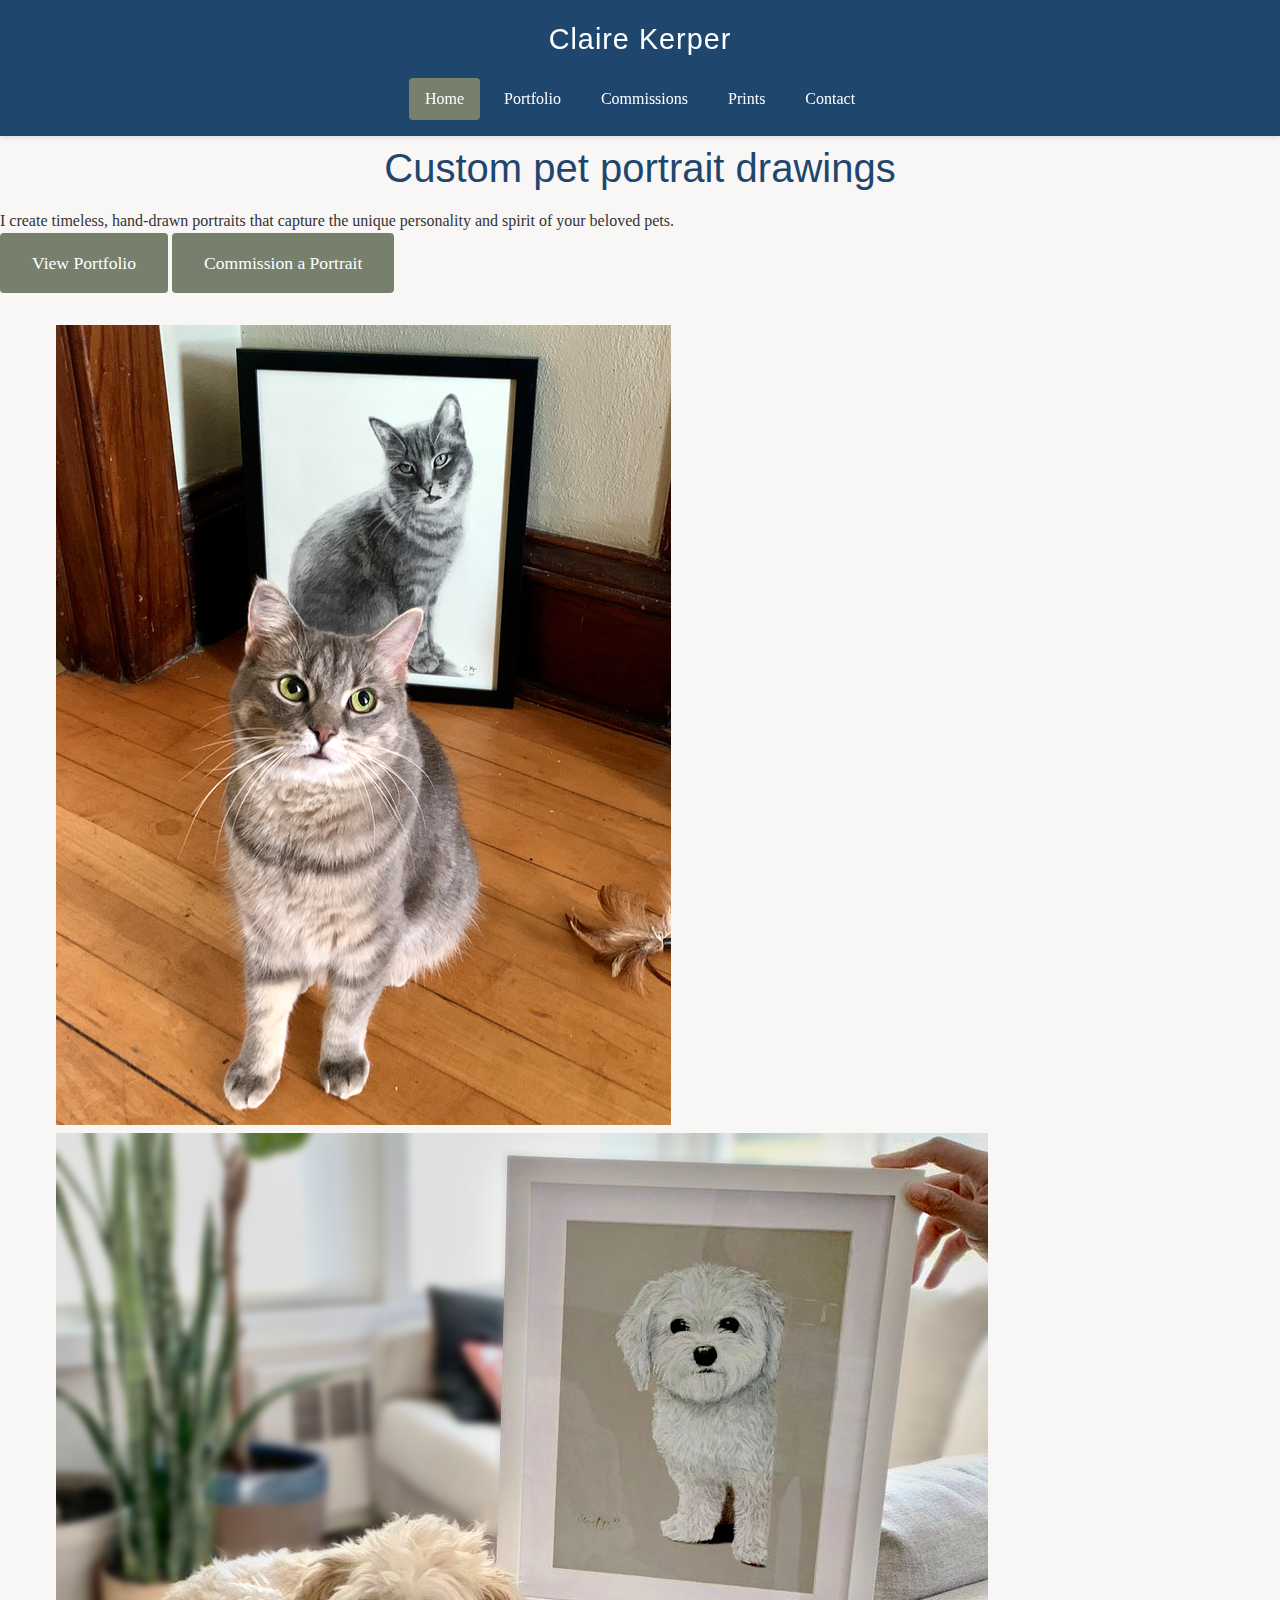
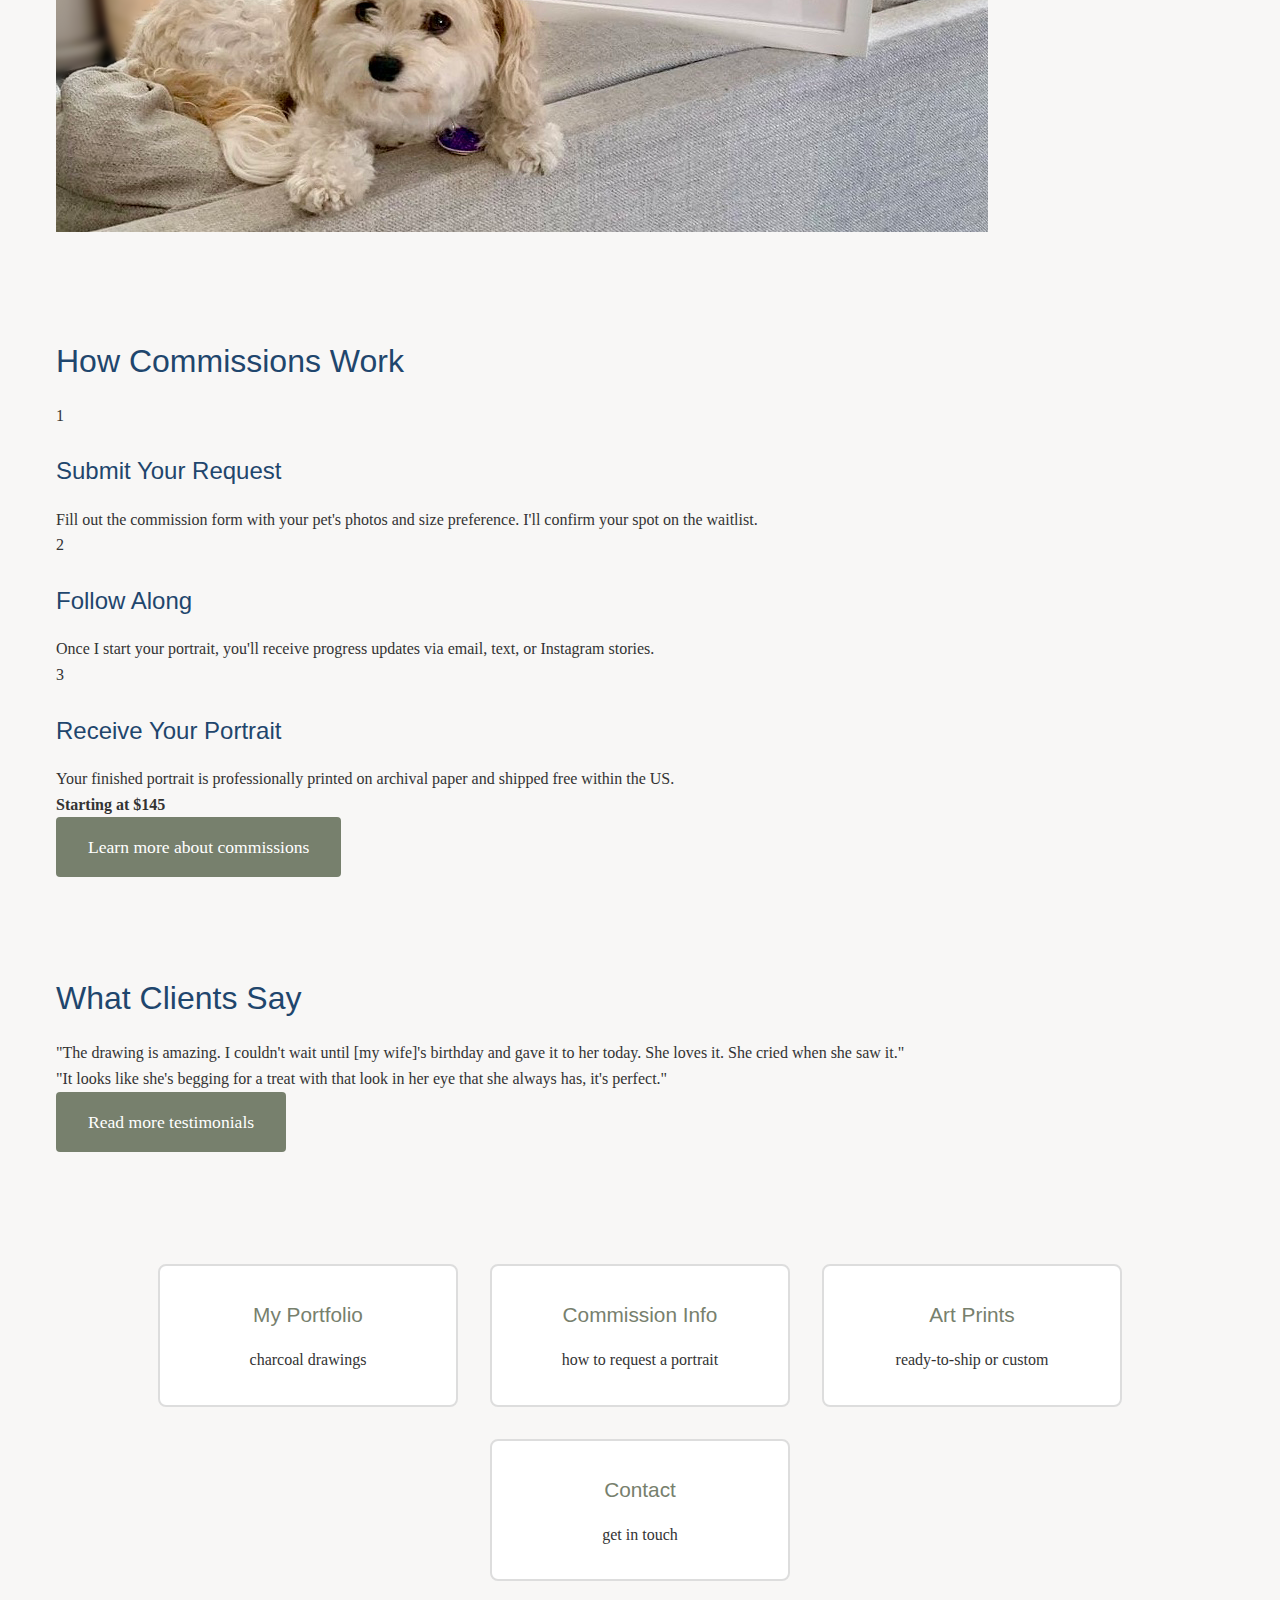
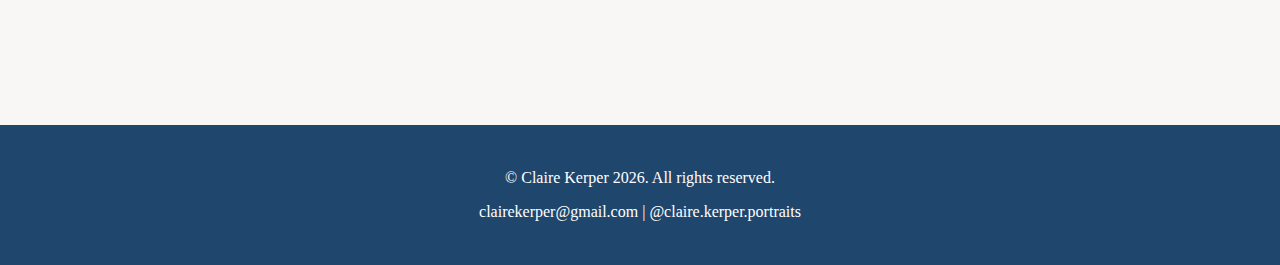
<file: index.html>
<!DOCTYPE html>
<html lang="en">
<head>
    <meta charset="UTF-8">
    <meta name="viewport" content="width=device-width, initial-scale=1.0">
    <title>Claire Kerper - Pet Portrait Artist</title>
    <meta name="description" content="Custom pet portraits in charcoal by Claire Kerper. Capturing your pet with love and attention to detail.">
    <link rel="icon" type="image/png" sizes="32x32" href="/favicon-32x32.png">
    <link rel="icon" type="image/png" sizes="192x192" href="/favicon-192x192.png">
    <link rel="icon" type="image/png" sizes="512x512" href="/favicon-512x512.png">
    <link rel="stylesheet" href="css/styles.css">
</head>
<body>
    <header>
        <h1 class="site-title"><a href="index.html">Claire Kerper</a></h1>
        <nav>
            <ul>
                <li><a href="index.html" class="active">Home</a></li>
                <li><a href="drawings.html">Portfolio</a></li>
                <li><a href="commissions.html">Commissions</a></li>
                <li><a href="prints.html">Prints</a></li>
                <li><a href="contact.html">Contact</a></li>
            </ul>
        </nav>
    </header>

    <main>
        <!-- Hero Section -->
        <section class="homepage-hero">
            <div class="hero-content">
                <h1>Custom pet portrait drawings</h1>
                <p class="hero-description">I create timeless, hand-drawn portraits that capture the unique personality and spirit of your beloved pets.</p>
                <div class="hero-cta">
                    <a href="drawings.html" class="btn">View Portfolio</a>
                    <a href="commissions.html" class="btn">Commission a Portrait</a>
                </div>
            </div>
        </section>

        <!-- Featured Work Section -->
        <section class="featured-work">
            <div class="container">
                <div class="featured-grid">
                    <div class="featured-item">
                        <img src="images/Suki-photo.png" alt="Suki the dog posing with her charcoal portrait">
                    </div>
                    <div class="featured-item">
                        <img src="images/Poppy-photo.png" alt="Poppy the dog posing with her charcoal portrait">
                    </div>
                </div>
            </div>
        </section>

        <!-- How It Works Section -->
        <section class="how-it-works">
            <div class="container">
                <h2>How Commissions Work</h2>
                <div class="process-overview">
                    <div class="process-card">
                        <div class="process-number">1</div>
                        <h3>Submit Your Request</h3>
                        <p>Fill out the commission form with your pet's photos and size preference. I'll confirm your spot on the waitlist.</p>
                    </div>
                    <div class="process-card">
                        <div class="process-number">2</div>
                        <h3>Follow Along</h3>
                        <p>Once I start your portrait, you'll receive progress updates via email, text, or Instagram stories.</p>
                    </div>
                    <div class="process-card">
                        <div class="process-number">3</div>
                        <h3>Receive Your Portrait</h3>
                        <p>Your finished portrait is professionally printed on archival paper and shipped free within the US.</p>
                    </div>
                </div>
                <div class="pricing-preview">
                    <p><strong>Starting at $145</strong></p>
                </div>
                <div class="section-link">
                    <a href="commissions.html" class="btn btn-outline">Learn more about commissions</a>
                </div>
            </div>
        </section>

        <!-- Testimonials Section -->
        <section class="testimonials-preview">
            <div class="container">
                <h2>What Clients Say</h2>
                <div class="testimonials-row">
                    <blockquote class="testimonial-card">
                        <p>"The drawing is amazing. I couldn't wait until [my wife]'s birthday and gave it to her today. She loves it. She cried when she saw it."</p>
                    </blockquote>
                    <blockquote class="testimonial-card">
                        <p>"It looks like she's begging for a treat with that look in her eye that she always has, it's perfect."</p>
                    </blockquote>
                </div>
                <div class="section-link">
                    <a href="testimonials.html" class="btn btn-outline">Read more testimonials</a>
                </div>
            </div>
        </section>

        <!-- Quick Links Section -->
        <section class="quick-links">
            <div class="container">
                <div class="main-links">
                    <a href="drawings.html" class="link-card">
                        <h2>My Portfolio</h2>
                        <p>charcoal drawings</p>
                    </a>
                    <a href="commissions.html" class="link-card">
                        <h2>Commission Info</h2>
                        <p>how to request a portrait</p>
                    </a>
                    <a href="prints.html" class="link-card">
                        <h2>Art Prints</h2>
                        <p>ready-to-ship or custom</p>
                    </a>
                    <a href="contact.html" class="link-card">
                        <h2>Contact</h2>
                        <p>get in touch</p>
                    </a>
                </div>
            </div>
        </section>
    </main>

    <footer>
        <p>&copy; Claire Kerper <span id="current-year">2026</span>. All rights reserved.</p>
        <p>
            <a href="mailto:clairekerper@gmail.com">clairekerper@gmail.com</a> |
            <a href="https://instagram.com/claire.kerper.portraits" target="_blank" rel="noopener">@claire.kerper.portraits</a>
        </p>
    </footer>
    <script>
        document.getElementById('current-year').textContent = new Date().getFullYear();
    </script>
</body>
</html>
</file>
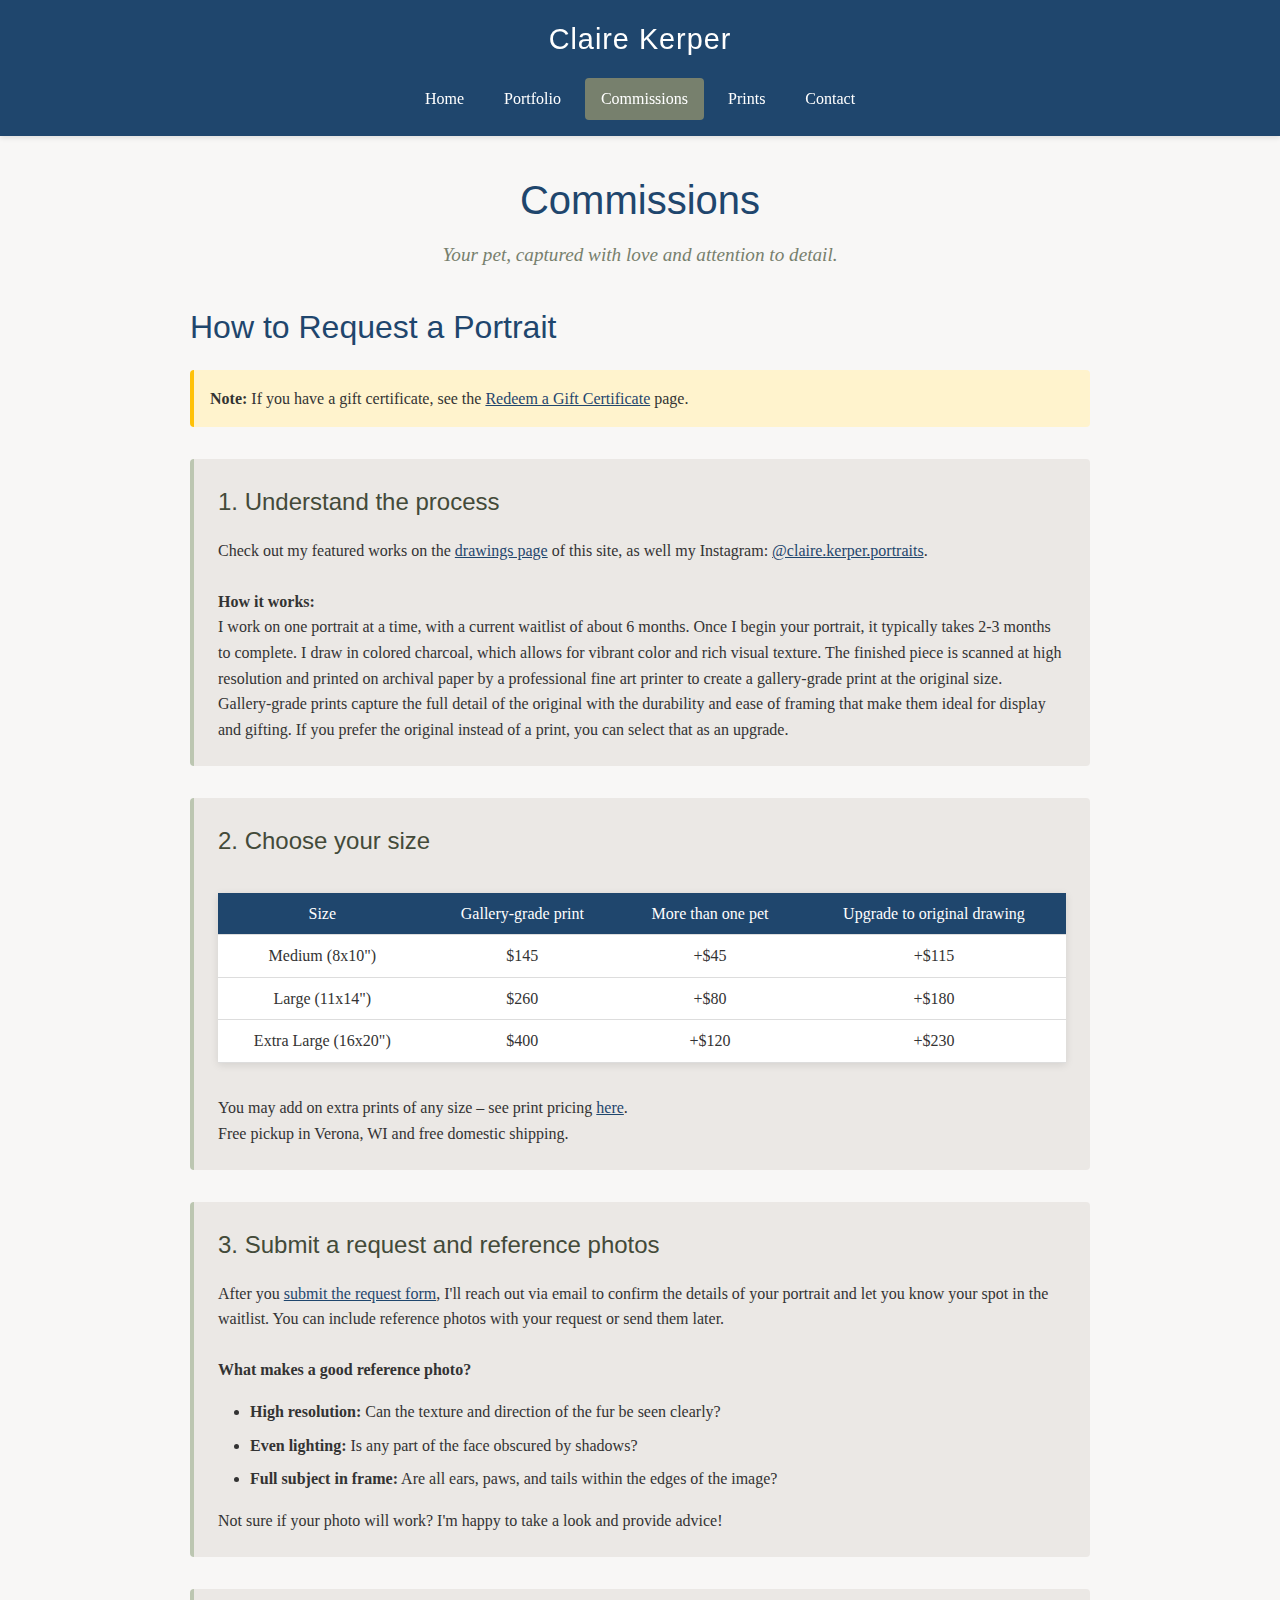
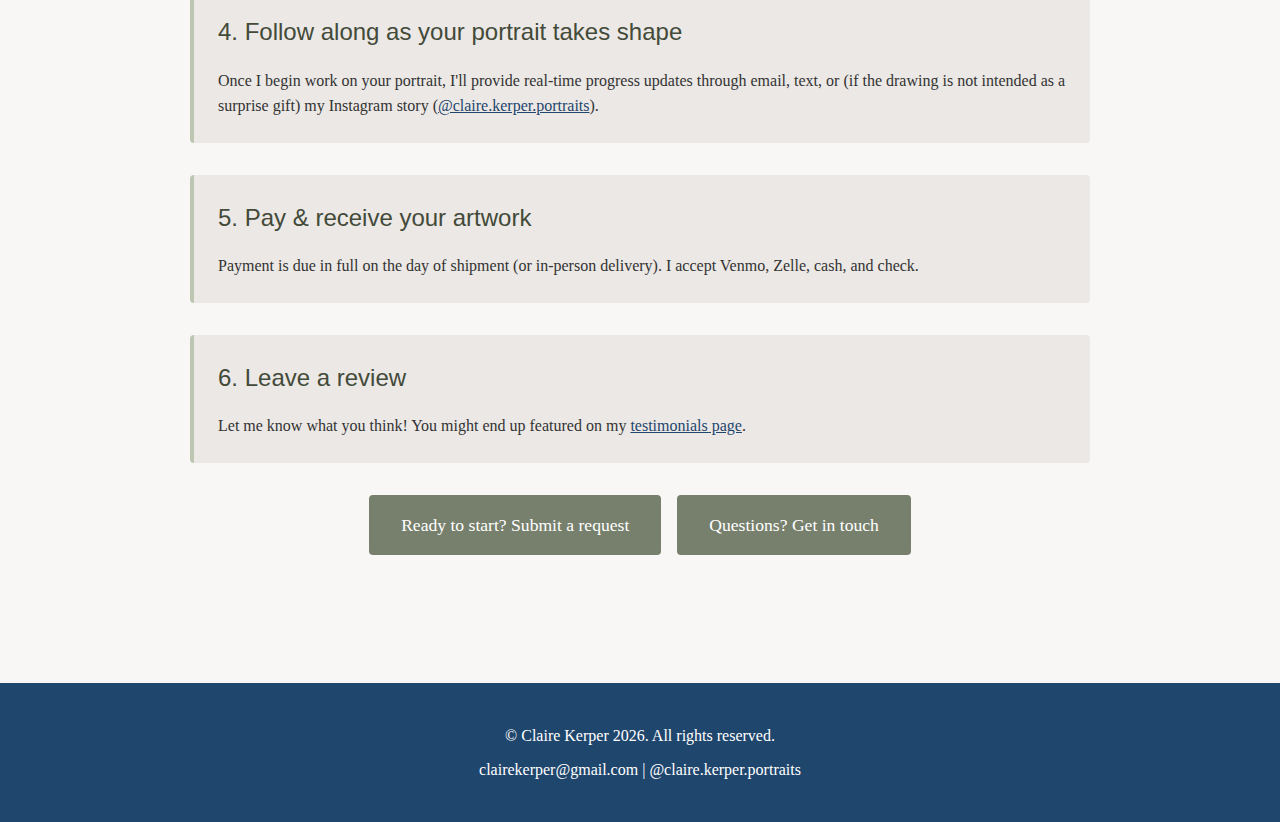
<file: commissions.html>
<!DOCTYPE html>
<html lang="en">
<head>
    <meta charset="UTF-8">
    <meta name="viewport" content="width=device-width, initial-scale=1.0">
    <title>Commissions - Claire Kerper</title>
    <meta name="description" content="Commission a custom pet portrait from Claire Kerper. Learn about pricing, process, and how to get started.">
    <link rel="icon" type="image/png" sizes="32x32" href="/favicon-32x32.png">
    <link rel="icon" type="image/png" sizes="192x192" href="/favicon-192x192.png">
    <link rel="icon" type="image/png" sizes="512x512" href="/favicon-512x512.png">
    <link rel="stylesheet" href="css/styles.css">
</head>
<body>
    <header>
        <h1 class="site-title"><a href="index.html">Claire Kerper</a></h1>
        <nav>
            <ul>
                <li><a href="index.html">Home</a></li>
                <li><a href="drawings.html">Portfolio</a></li>
                <li><a href="commissions.html" class="active">Commissions</a></li>
                <li><a href="prints.html">Prints</a></li>
                <li><a href="contact.html">Contact</a></li>
            </ul>
        </nav>
    </header>

    <main>
        <div class="container">
            <div class="content">
                <h1>Commissions</h1>
                <p class="tagline">Your pet, captured with love and attention to detail.</p>

                <h2>How to Request a Portrait</h2>

                <div class="note">
                    <strong>Note:</strong> If you have a gift certificate, see the <a href="redeem.html">Redeem a Gift Certificate</a> page.
                </div>

                <div class="process-step">
                    <h3>1. Understand the process</h3>
                    <p>Check out my featured works on the <a href="drawings.html">drawings page</a> of this site, as well my Instagram: <a href="https://instagram.com/claire.kerper.portraits" target="_blank" rel="noopener">@claire.kerper.portraits</a>.</p>
                    <br>
                    <p><strong>How it works:</strong><br>I work on one portrait at a time, with a current waitlist of about 6 months. Once I begin your portrait, it typically takes 2-3 months to complete. I draw in colored charcoal, which allows for vibrant color and rich visual texture. The finished piece is scanned at high resolution and printed on archival paper by a professional fine art printer to create a gallery-grade print at the original size.</p>
                    <p>Gallery-grade prints capture the full detail of the original with the durability and ease of framing that make them ideal for display and gifting. If you prefer the original instead of a print, you can select that as an upgrade.</p>
                </div>

                <div class="process-step">
                    <h3>2. Choose your size</h3>

                    <table class="pricing-table commissions-pricing-table">
                        <thead>
                            <tr>
                                <th>Size</th>
                                <th>Gallery-grade print</th>
                                <th>More than one pet</th>
                                <th>Upgrade to original drawing</th>
                            </tr>
                        </thead>
                        <tbody>
                            <tr>
                                <td>Medium (8x10")</td>
                                <td>$145</td>
                                <td>+$45</td>
                                <td>+$115</td>
                            </tr>
                            <tr>
                                <td>Large (11x14")</td>
                                <td>$260</td>
                                <td>+$80</td>
                                <td>+$180</td>
                            </tr>
                            <tr>
                                <td>Extra Large (16x20")</td>
                                <td>$400</td>
                                <td>+$120</td>
                                <td>+$230</td>
                            </tr>
                        </tbody>
                    </table>

                    <p style="margin-top: 1rem;">You may add on extra prints of any size – see print pricing <a href="prints.html">here</a>.<br>Free pickup in Verona, WI and free domestic shipping.</p>
                </div>

                <div class="process-step">
                    <h3>3. Submit a request and reference photos</h3>
                    <p>After you <a href="https://docs.google.com/forms/d/e/1FAIpQLSf9rCGkDa13prc_sBClldx_yE9RTcrnB6XWCgqoj0YWa2QXUA/viewform?usp=header" target="_blank" rel="noopener">submit the request form</a>, I'll reach out via email to confirm the details of your portrait and let you know your spot in the waitlist. You can include reference photos with your request or send them later.</p>
                    <br>
                    <p><strong>What makes a good reference photo?</strong></p>
                    <ul>
                        <li><strong>High resolution:</strong> Can the texture and direction of the fur be seen clearly?</li>
                        <li><strong>Even lighting:</strong> Is any part of the face obscured by shadows?</li>
                        <li><strong>Full subject in frame:</strong> Are all ears, paws, and tails within the edges of the image?</li>
                    </ul>
                    <p>Not sure if your photo will work? I'm happy to take a look and provide advice!</p>
                </div>

                <div class="process-step">
                    <h3>4. Follow along as your portrait takes shape</h3>
                    <p>Once I begin work on your portrait, I'll provide real-time progress updates through email, text, or (if the drawing is not intended as a surprise gift) my Instagram story (<a href="https://instagram.com/claire.kerper.portraits" target="_blank" rel="noopener">@claire.kerper.portraits</a>).</p>
                </div>

                <div class="process-step">
                    <h3>5. Pay & receive your artwork</h3>
                    <p>Payment is due in full on the day of shipment (or in-person delivery). I accept Venmo, Zelle, cash, and check.</p>
                </div>

                <div class="process-step">
                    <h3>6. Leave a review</h3>
                    <p>Let me know what you think! You might end up featured on my <a href="testimonials.html">testimonials page</a>.</p>
                </div>

                <div class="cta-container">
                    <a href="https://docs.google.com/forms/d/e/1FAIpQLSf9rCGkDa13prc_sBClldx_yE9RTcrnB6XWCgqoj0YWa2QXUA/viewform?usp=header" target="_blank" rel="noopener" class="btn">Ready to start? Submit a request</a>
                    <a href="contact.html" class="btn btn-secondary">Questions? Get in touch</a>
                </div>
            </div>
        </div>
    </main>

    <footer>
        <p>&copy; Claire Kerper <span id="current-year">2026</span>. All rights reserved.</p>
        <p>
            <a href="mailto:clairekerper@gmail.com">clairekerper@gmail.com</a> |
            <a href="https://instagram.com/claire.kerper.portraits" target="_blank" rel="noopener">@claire.kerper.portraits</a>
        </p>
    </footer>
    <script>
        document.getElementById('current-year').textContent = new Date().getFullYear();
    </script>
</body>
</html>
</file>
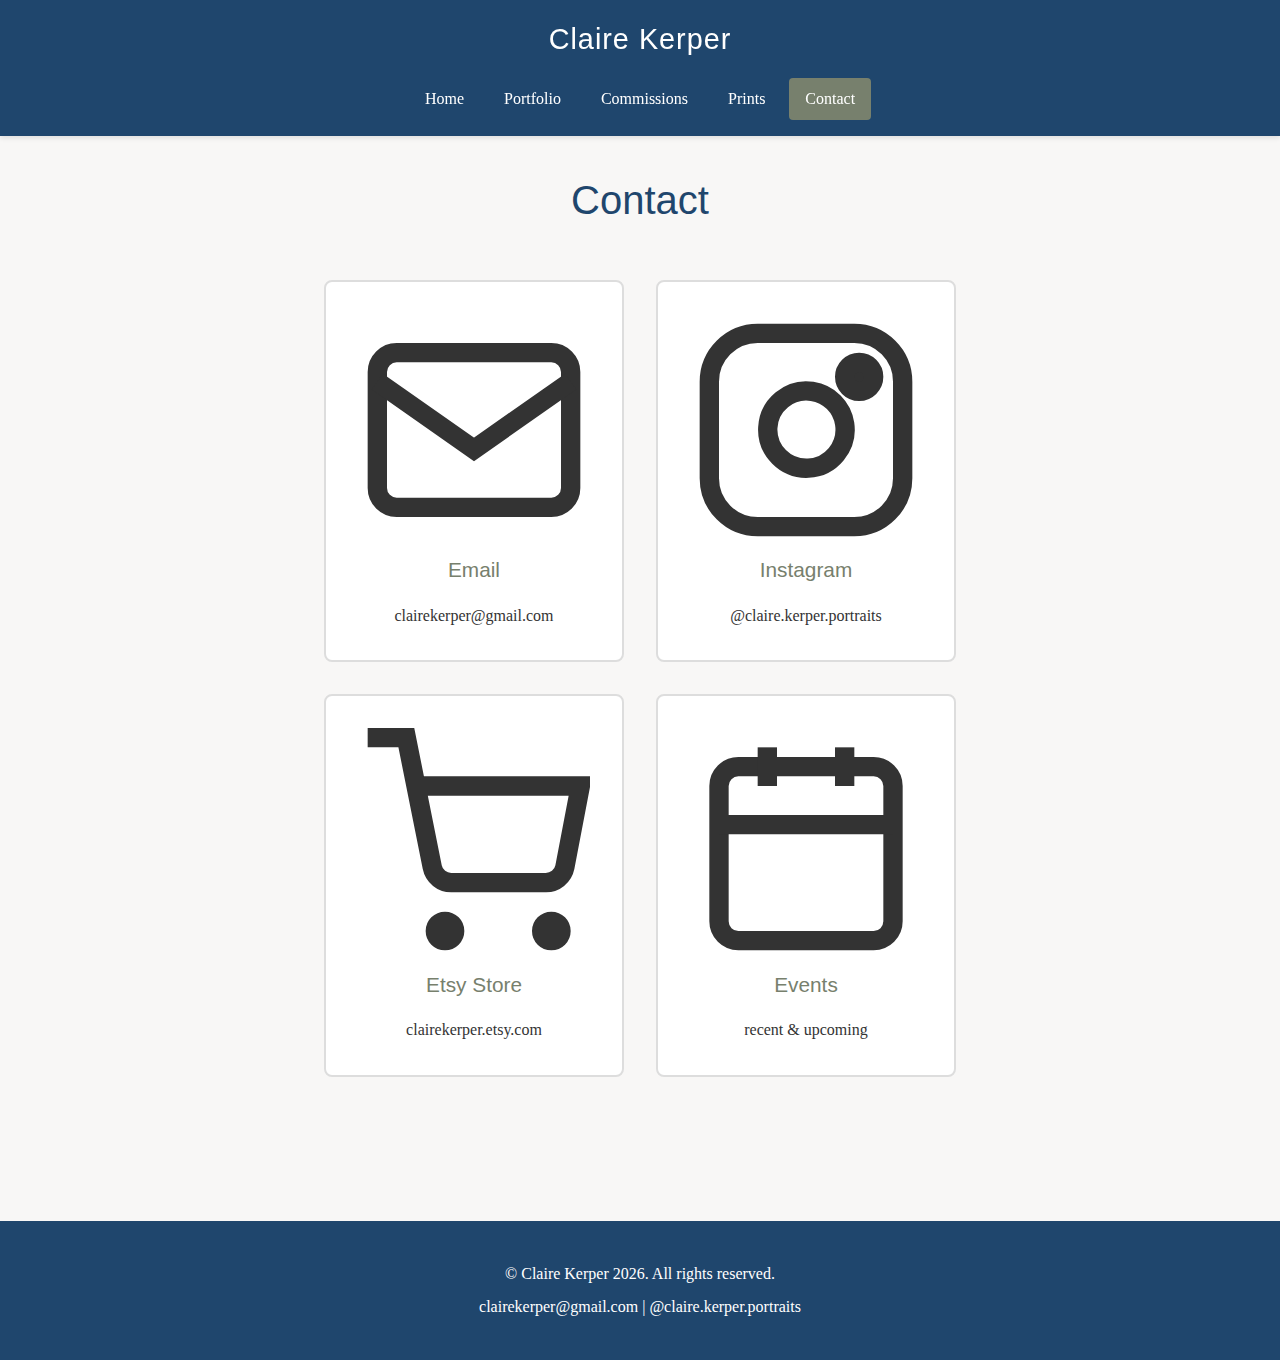
<file: contact.html>
<!DOCTYPE html>
<html lang="en">
<head>
    <meta charset="UTF-8">
    <meta name="viewport" content="width=device-width, initial-scale=1.0">
    <title>Contact - Claire Kerper</title>
    <meta name="description" content="Get in touch with Claire Kerper to commission a pet portrait or ask questions.">
    <link rel="icon" type="image/png" sizes="32x32" href="/favicon-32x32.png">
    <link rel="icon" type="image/png" sizes="192x192" href="/favicon-192x192.png">
    <link rel="icon" type="image/png" sizes="512x512" href="/favicon-512x512.png">
    <link rel="stylesheet" href="css/styles.css">
</head>
<body>
    <header>
        <h1 class="site-title"><a href="index.html">Claire Kerper</a></h1>
        <nav>
            <ul>
                <li><a href="index.html">Home</a></li>
                <li><a href="drawings.html">Portfolio</a></li>
                <li><a href="commissions.html">Commissions</a></li>
                <li><a href="prints.html">Prints</a></li>
                <li><a href="contact.html" class="active">Contact</a></li>
            </ul>
        </nav>
    </header>

    <main>
        <div class="container">
            <div class="content">
                <h1>Contact</h1>

                <div class="contact-info">
                    <a href="mailto:clairekerper@gmail.com" class="link-card">
                        <svg class="contact-icon" xmlns="http://www.w3.org/2000/svg" viewBox="0 0 24 24" fill="none" stroke="currentColor" stroke-width="2">
                            <rect x="2" y="4" width="20" height="16" rx="2"/>
                            <path d="M22 7l-10 7L2 7"/>
                        </svg>
                        <div class="contact-text">
                            <h2>Email</h2>
                            <p>clairekerper@gmail.com</p>
                        </div>
                    </a>

                    <a href="https://instagram.com/claire.kerper.portraits" target="_blank" rel="noopener" class="link-card">
                        <svg class="contact-icon" xmlns="http://www.w3.org/2000/svg" viewBox="0 0 24 24" fill="none" stroke="currentColor" stroke-width="2">
                            <rect x="2" y="2" width="20" height="20" rx="5" ry="5"/>
                            <path d="M16 11.37A4 4 0 1 1 12.63 8 4 4 0 0 1 16 11.37z"/>
                            <circle cx="17.5" cy="6.5" r="1.5" fill="currentColor"/>
                        </svg>
                        <div class="contact-text">
                            <h2>Instagram</h2>
                            <p>@claire.kerper.portraits</p>
                        </div>
                    </a>

                    <a href="https://clairekerper.etsy.com" target="_blank" rel="noopener" class="link-card">
                        <svg class="contact-icon" xmlns="http://www.w3.org/2000/svg" viewBox="0 0 24 24" fill="none" stroke="currentColor" stroke-width="2">
                            <circle cx="9" cy="21" r="1" fill="currentColor"/>
                            <circle cx="20" cy="21" r="1" fill="currentColor"/>
                            <path d="M1 1h4l2.68 13.39a2 2 0 0 0 2 1.61h9.72a2 2 0 0 0 2-1.61L23 6H6"/>
                        </svg>
                        <div class="contact-text">
                            <h2>Etsy Store</h2>
                            <p>clairekerper.etsy.com</p>
                        </div>
                    </a>

                    <a href="events.html" class="link-card">
                        <svg class="contact-icon" xmlns="http://www.w3.org/2000/svg" viewBox="0 0 24 24" fill="none" stroke="currentColor" stroke-width="2">
                            <rect x="3" y="4" width="18" height="18" rx="2" ry="2"/>
                            <line x1="16" y1="2" x2="16" y2="6"/>
                            <line x1="8" y1="2" x2="8" y2="6"/>
                            <line x1="3" y1="10" x2="21" y2="10"/>
                        </svg>
                        <div class="contact-text">
                            <h2>Events</h2>
                            <p>recent & upcoming</p>
                        </div>
                    </a>
                </div>

                <!-- Hidden until decided if needed
                <div style="text-align: center; margin: 3rem 0;">
                    <h2 style="margin-bottom: 2rem;">Get Started</h2>
                    <div class="cta-container">
                        <a href="events.html" class="btn">View Recent and Upcoming Events</a>
                        <a href="https://docs.google.com/forms/d/e/1FAIpQLSf9rCGkDa13prc_sBClldx_yE9RTcrnB6XWCgqoj0YWa2QXUA/viewform?usp=header" target="_blank" rel="noopener" class="btn btn-secondary">Join My Waitlist: Submit a Request</a>
                    </div>
                </div>

                <div style="background-color: var(--light-gray); padding: 2rem; border-radius: 8px; margin-top: 3rem;">
                    <h3 style="margin-top: 0;">Ready to Commission a Portrait?</h3>
                    <p>I'd love to create a custom portrait of your beloved pet! Here's what to include in your initial message:</p>
                    <ul>
                        <li>Your pet's name</li>
                        <li>Preferred size (8x10", 11x14", or 16x20")</li>
                        <li>Whether you'd like the original drawing or a gallery-grade print</li>
                        <li>Any questions you have about the process</li>
                    </ul>
                    <p>You can attach reference photos to your email, or send them later after we connect.</p>
                </div>
                -->
            </div>
        </div>
    </main>

    <footer>
        <p>&copy; Claire Kerper <span id="current-year">2026</span>. All rights reserved.</p>
        <p>
            <a href="mailto:clairekerper@gmail.com">clairekerper@gmail.com</a> |
            <a href="https://instagram.com/claire.kerper.portraits" target="_blank" rel="noopener">@claire.kerper.portraits</a>
        </p>
    </footer>
    <script>
        document.getElementById('current-year').textContent = new Date().getFullYear();
    </script>
</body>
</html>
</file>
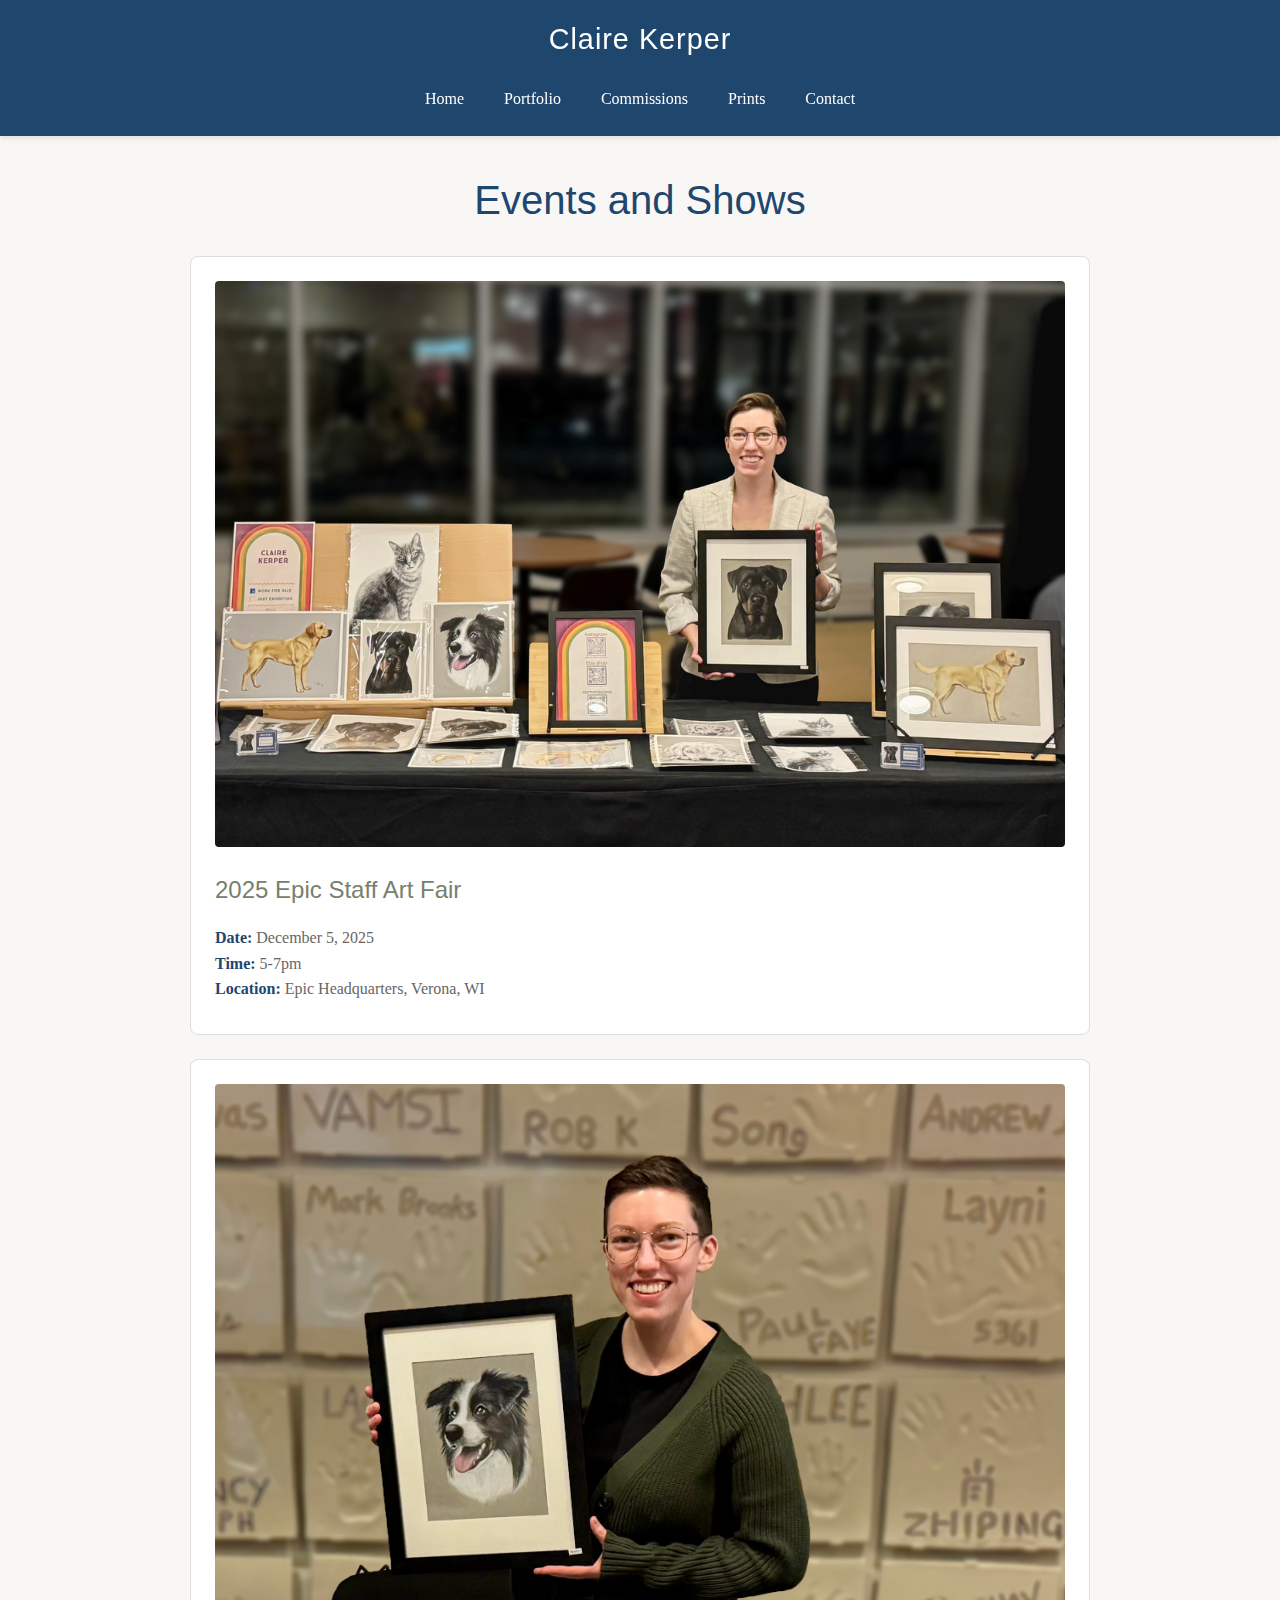
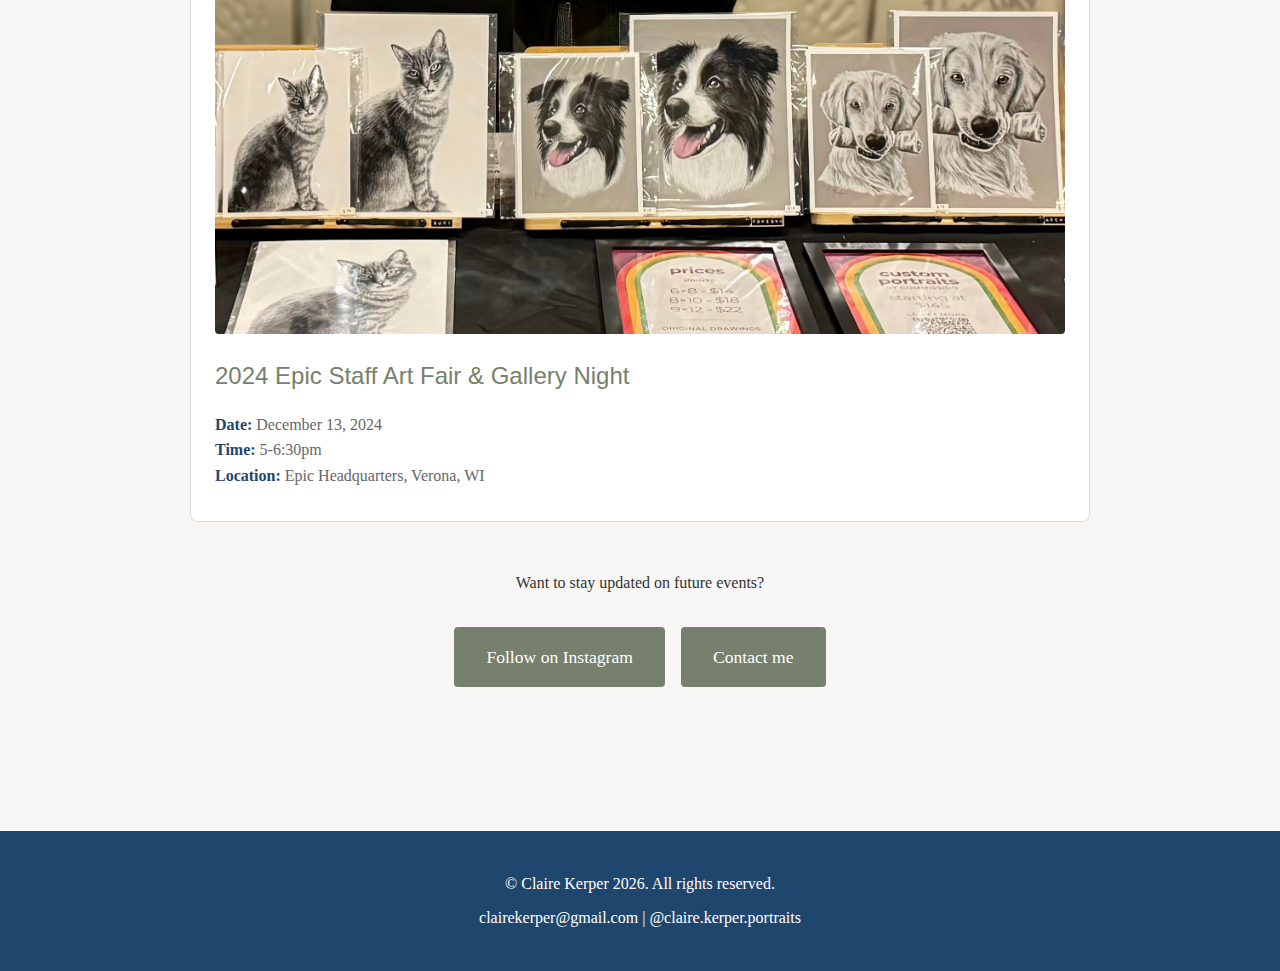
<file: events.html>
<!DOCTYPE html>
<html lang="en">
<head>
    <meta charset="UTF-8">
    <meta name="viewport" content="width=device-width, initial-scale=1.0">
    <title>Events - Claire Kerper</title>
    <meta name="description" content="View recent and upcoming events and shows featuring Claire Kerper's pet portrait artwork.">
    <link rel="icon" type="image/png" sizes="32x32" href="/favicon-32x32.png">
    <link rel="icon" type="image/png" sizes="192x192" href="/favicon-192x192.png">
    <link rel="icon" type="image/png" sizes="512x512" href="/favicon-512x512.png">
    <link rel="stylesheet" href="css/styles.css">
</head>
<body>
    <header>
        <h1 class="site-title"><a href="index.html">Claire Kerper</a></h1>
        <nav>
            <ul>
                <li><a href="index.html">Home</a></li>
                <li><a href="drawings.html">Portfolio</a></li>
                <li><a href="commissions.html">Commissions</a></li>
                <li><a href="prints.html">Prints</a></li>
                <li><a href="contact.html">Contact</a></li>
            </ul>
        </nav>
    </header>

    <main>
        <div class="container">
            <div class="content">
                <h1>Events and Shows</h1>

                <div class="event">
                    <img src="images/2025 art fair.png" alt="2025 Epic Staff Art Fair" style="width: 100%; height: auto; border-radius: 4px; margin-bottom: 1rem;">
                    <h3>2025 Epic Staff Art Fair</h3>
                    <p class="event-details">
                        <strong>Date:</strong> December 5, 2025<br>
                        <strong>Time:</strong> 5-7pm<br>
                        <strong>Location:</strong> Epic Headquarters, Verona, WI
                    </p>
                </div>

                <div class="event">
                    <img src="images/2024 art fair.jpg" alt="2024 Epic Staff Art Fair & Gallery Night" style="width: 100%; height: auto; border-radius: 4px; margin-bottom: 1rem;">
                    <h3>2024 Epic Staff Art Fair & Gallery Night</h3>
                    <p class="event-details">
                        <strong>Date:</strong> December 13, 2024<br>
                        <strong>Time:</strong> 5-6:30pm<br>
                        <strong>Location:</strong> Epic Headquarters, Verona, WI
                    </p>
                </div>

                <div style="text-align: center; margin: 3rem 0;">
                    <p style="margin-bottom: 2rem;">Want to stay updated on future events?</p>
                    <div class="cta-container">
                        <a href="https://instagram.com/claire.kerper.portraits" target="_blank" rel="noopener" class="btn">Follow on Instagram</a>
                        <a href="contact.html" class="btn btn-secondary">Contact me</a>
                    </div>
                </div>
            </div>
        </div>
    </main>

    <footer>
        <p>&copy; Claire Kerper <span id="current-year">2026</span>. All rights reserved.</p>
        <p>
            <a href="mailto:clairekerper@gmail.com">clairekerper@gmail.com</a> |
            <a href="https://instagram.com/claire.kerper.portraits" target="_blank" rel="noopener">@claire.kerper.portraits</a>
        </p>
    </footer>
    <script>
        document.getElementById('current-year').textContent = new Date().getFullYear();
    </script>
</body>
</html>
</file>
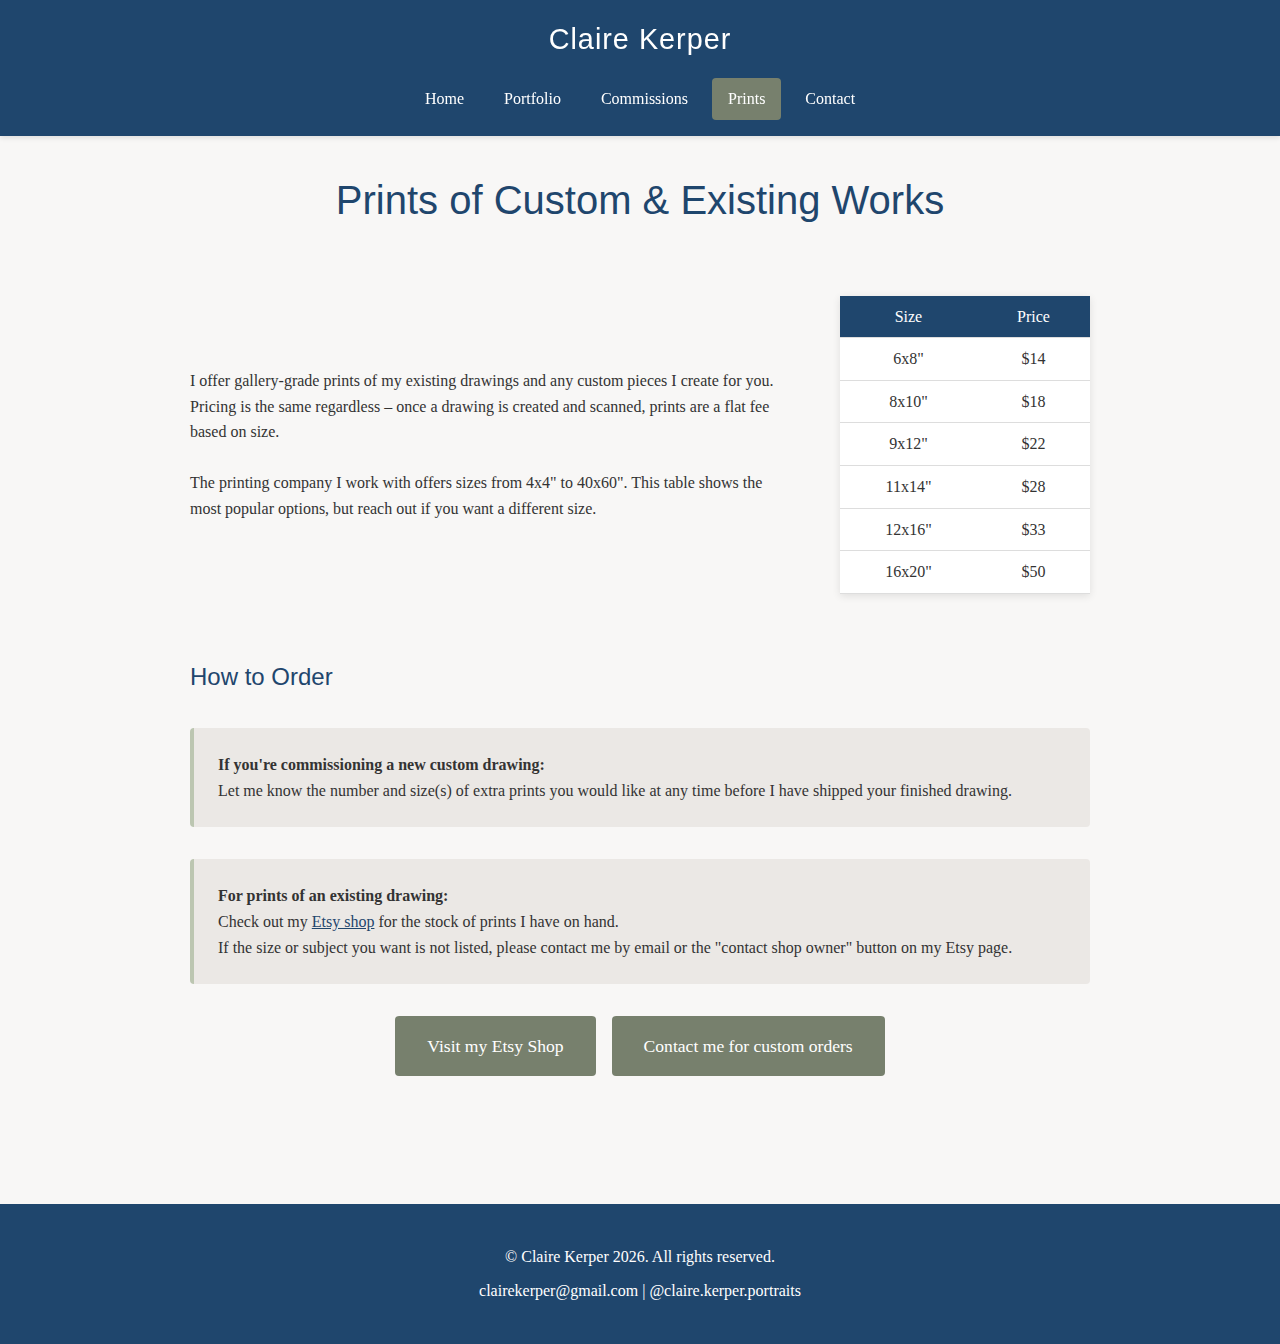
<file: prints.html>
<!DOCTYPE html>
<html lang="en">
<head>
    <meta charset="UTF-8">
    <meta name="viewport" content="width=device-width, initial-scale=1.0">
    <title>Prints - Claire Kerper</title>
    <meta name="description" content="Order gallery-grade prints of Claire Kerper's custom and existing pet portrait artwork.">
    <link rel="icon" type="image/png" sizes="32x32" href="/favicon-32x32.png">
    <link rel="icon" type="image/png" sizes="192x192" href="/favicon-192x192.png">
    <link rel="icon" type="image/png" sizes="512x512" href="/favicon-512x512.png">
    <link rel="stylesheet" href="css/styles.css">
</head>
<body>
    <header>
        <h1 class="site-title"><a href="index.html">Claire Kerper</a></h1>
        <nav>
            <ul>
                <li><a href="index.html">Home</a></li>
                <li><a href="drawings.html">Portfolio</a></li>
                <li><a href="commissions.html">Commissions</a></li>
                <li><a href="prints.html" class="active">Prints</a></li>
                <li><a href="contact.html">Contact</a></li>
            </ul>
        </nav>
    </header>

    <main>
        <div class="container">
            <div class="content">
                <h1>Prints of Custom & Existing Works</h1>

                <div class="pricing-section">
                    <div class="pricing-description">
                        <p>I offer gallery-grade prints of my existing drawings and any custom pieces I create for you. Pricing is the same regardless – once a drawing is created and scanned, prints are a flat fee based on size.</p>
                        <br>
                        <p>The printing company I work with offers sizes from 4x4" to 40x60". This table shows the most popular options, but reach out if you want a different size.</p>
                    </div>

                    <table class="pricing-table">
                        <thead>
                            <tr>
                                <th>Size</th>
                                <th>Price</th>
                            </tr>
                        </thead>
                        <tbody>
                            <tr>
                                <td>6x8"</td>
                                <td>$14</td>
                            </tr>
                            <tr>
                                <td>8x10"</td>
                                <td>$18</td>
                            </tr>
                            <tr>
                                <td>9x12"</td>
                                <td>$22</td>
                            </tr>
                            <tr>
                                <td>11x14"</td>
                                <td>$28</td>
                            </tr>
                            <tr>
                                <td>12x16"</td>
                                <td>$33</td>
                            </tr>
                            <tr>
                                <td>16x20"</td>
                                <td>$50</td>
                            </tr>
                        </tbody>
                    </table>
                </div>

                <h3>How to Order</h3>

                <div class="process-step">
                    <p><strong>If you're commissioning a new custom drawing:</strong></p>
                    <p>Let me know the number and size(s) of extra prints you would like at any time before I have shipped your finished drawing.</p>
                </div>

                <div class="process-step">
                    <p><strong>For prints of an existing drawing:</strong></p>
                    <p>Check out my <a href="https://clairekerper.etsy.com" target="_blank" rel="noopener">Etsy shop</a> for the stock of prints I have on hand.</p>
                    <p>If the size or subject you want is not listed, please contact me by email or the "contact shop owner" button on my Etsy page.</p>
                </div>

                <div class="cta-container">
                    <a href="https://clairekerper.etsy.com" target="_blank" rel="noopener" class="btn">Visit my Etsy Shop</a>
                    <a href="contact.html" class="btn btn-secondary">Contact me for custom orders</a>
                </div>
            </div>
        </div>
    </main>

    <footer>
        <p>&copy; Claire Kerper <span id="current-year">2026</span>. All rights reserved.</p>
        <p>
            <a href="mailto:clairekerper@gmail.com">clairekerper@gmail.com</a> |
            <a href="https://instagram.com/claire.kerper.portraits" target="_blank" rel="noopener">@claire.kerper.portraits</a>
        </p>
    </footer>
    <script>
        document.getElementById('current-year').textContent = new Date().getFullYear();
    </script>
</body>
</html>
</file>
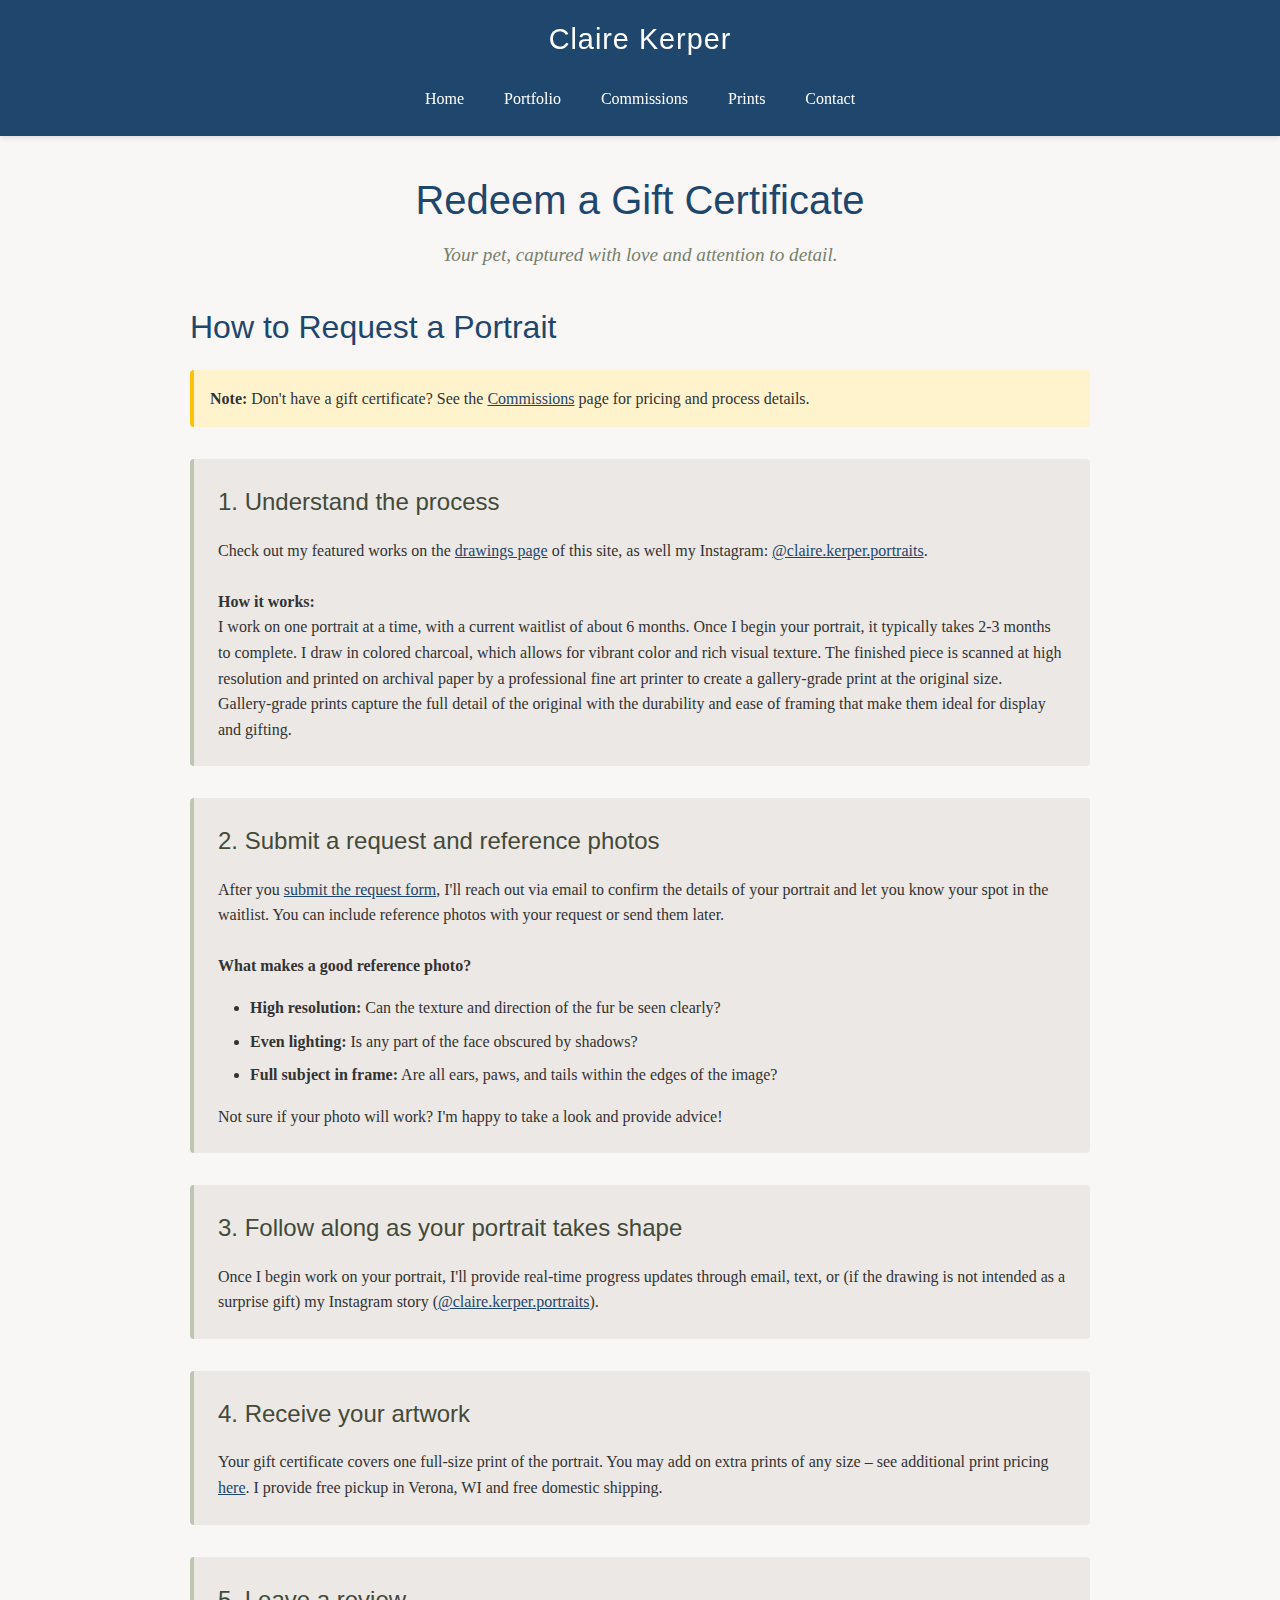
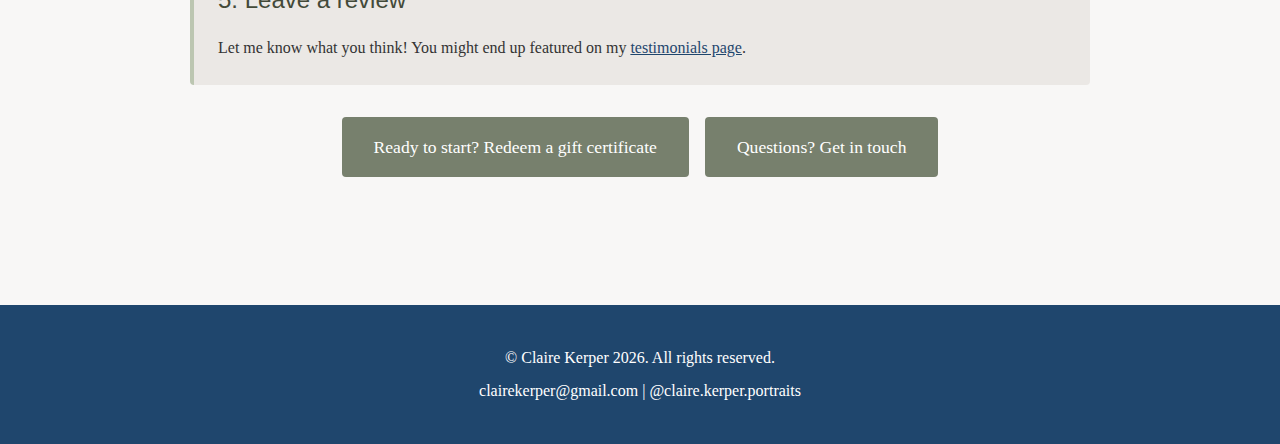
<file: redeem.html>
<!DOCTYPE html>
<html lang="en">
<head>
    <meta charset="UTF-8">
    <meta name="viewport" content="width=device-width, initial-scale=1.0">
    <title>Redeem Gift Certificate - Claire Kerper</title>
    <meta name="description" content="Redeem your gift certificate for a custom pet portrait from Claire Kerper.">
    <link rel="icon" type="image/png" sizes="32x32" href="/favicon-32x32.png">
    <link rel="icon" type="image/png" sizes="192x192" href="/favicon-192x192.png">
    <link rel="icon" type="image/png" sizes="512x512" href="/favicon-512x512.png">
    <link rel="stylesheet" href="css/styles.css">
</head>
<body>
    <header>
        <h1 class="site-title"><a href="index.html">Claire Kerper</a></h1>
        <nav>
            <ul>
                <li><a href="index.html">Home</a></li>
                <li><a href="drawings.html">Portfolio</a></li>
                <li><a href="commissions.html">Commissions</a></li>
                <li><a href="prints.html">Prints</a></li>
                <li><a href="contact.html">Contact</a></li>
            </ul>
        </nav>
    </header>

    <main>
        <div class="container">
            <div class="content">
                <h1>Redeem a Gift Certificate</h1>
                <p class="tagline">Your pet, captured with love and attention to detail.</p>

                <h2>How to Request a Portrait</h2>

                <div class="note">
                    <strong>Note:</strong> Don't have a gift certificate? See the <a href="commissions.html">Commissions</a> page for pricing and process details.
                </div>

                <div class="process-step">
                    <h3>1. Understand the process</h3>
                    <p>Check out my featured works on the <a href="drawings.html">drawings page</a> of this site, as well my Instagram: <a href="https://instagram.com/claire.kerper.portraits" target="_blank" rel="noopener">@claire.kerper.portraits</a>.</p>
                    <br>
                    <p><strong>How it works:</strong><br>I work on one portrait at a time, with a current waitlist of about 6 months. Once I begin your portrait, it typically takes 2-3 months to complete. I draw in colored charcoal, which allows for vibrant color and rich visual texture. The finished piece is scanned at high resolution and printed on archival paper by a professional fine art printer to create a gallery-grade print at the original size.</p>
                    <p>Gallery-grade prints capture the full detail of the original with the durability and ease of framing that make them ideal for display and gifting.</p>
                </div>

                <div class="process-step">
                    <h3>2. Submit a request and reference photos</h3>
                    <p>After you <a href="https://docs.google.com/forms/d/e/1FAIpQLSfiTD33utXEwoUB72rL98HrE1_F3EDJjJl_BUsmZEECkfj45A/viewform?usp=header" target="_blank" rel="noopener">submit the request form</a>, I'll reach out via email to confirm the details of your portrait and let you know your spot in the waitlist. You can include reference photos with your request or send them later.</p>
                    <br>
                    <p><strong>What makes a good reference photo?</strong></p>
                    <ul>
                        <li><strong>High resolution:</strong> Can the texture and direction of the fur be seen clearly?</li>
                        <li><strong>Even lighting:</strong> Is any part of the face obscured by shadows?</li>
                        <li><strong>Full subject in frame:</strong> Are all ears, paws, and tails within the edges of the image?</li>
                    </ul>
                    <p>Not sure if your photo will work? I'm happy to take a look and provide advice!</p>
                </div>

                <div class="process-step">
                    <h3>3. Follow along as your portrait takes shape</h3>
                    <p>Once I begin work on your portrait, I'll provide real-time progress updates through email, text, or (if the drawing is not intended as a surprise gift) my Instagram story (<a href="https://instagram.com/claire.kerper.portraits" target="_blank" rel="noopener">@claire.kerper.portraits</a>).</p>
                </div>
                <div class="process-step">
                    <h3>4. Receive your artwork</h3>
                    <p>Your gift certificate covers one full-size print of the portrait. You may add on extra prints of any size – see additional print pricing <a href="prints.html">here</a>. I provide free pickup in Verona, WI and free domestic shipping.</p>
                </div>

                <div class="process-step">
                    <h3>5. Leave a review</h3>
                    <p>Let me know what you think! You might end up featured on my <a href="testimonials.html">testimonials page</a>.</p>
                </div>

                <div class="cta-container">
                    <a href="https://docs.google.com/forms/d/e/1FAIpQLSfiTD33utXEwoUB72rL98HrE1_F3EDJjJl_BUsmZEECkfj45A/viewform?usp=header" target="_blank" rel="noopener" class="btn">Ready to start? Redeem a gift certificate</a>
                    <a href="contact.html" class="btn btn-secondary">Questions? Get in touch</a>
                </div>
            </div>
        </div>
    </main>

    <footer>
        <p>&copy; Claire Kerper <span id="current-year">2026</span>. All rights reserved.</p>
        <p>
            <a href="mailto:clairekerper@gmail.com">clairekerper@gmail.com</a> |
            <a href="https://instagram.com/claire.kerper.portraits" target="_blank" rel="noopener">@claire.kerper.portraits</a>
        </p>
    </footer>
    <script>
        document.getElementById('current-year').textContent = new Date().getFullYear();
    </script>
</body>
</html>
</file>
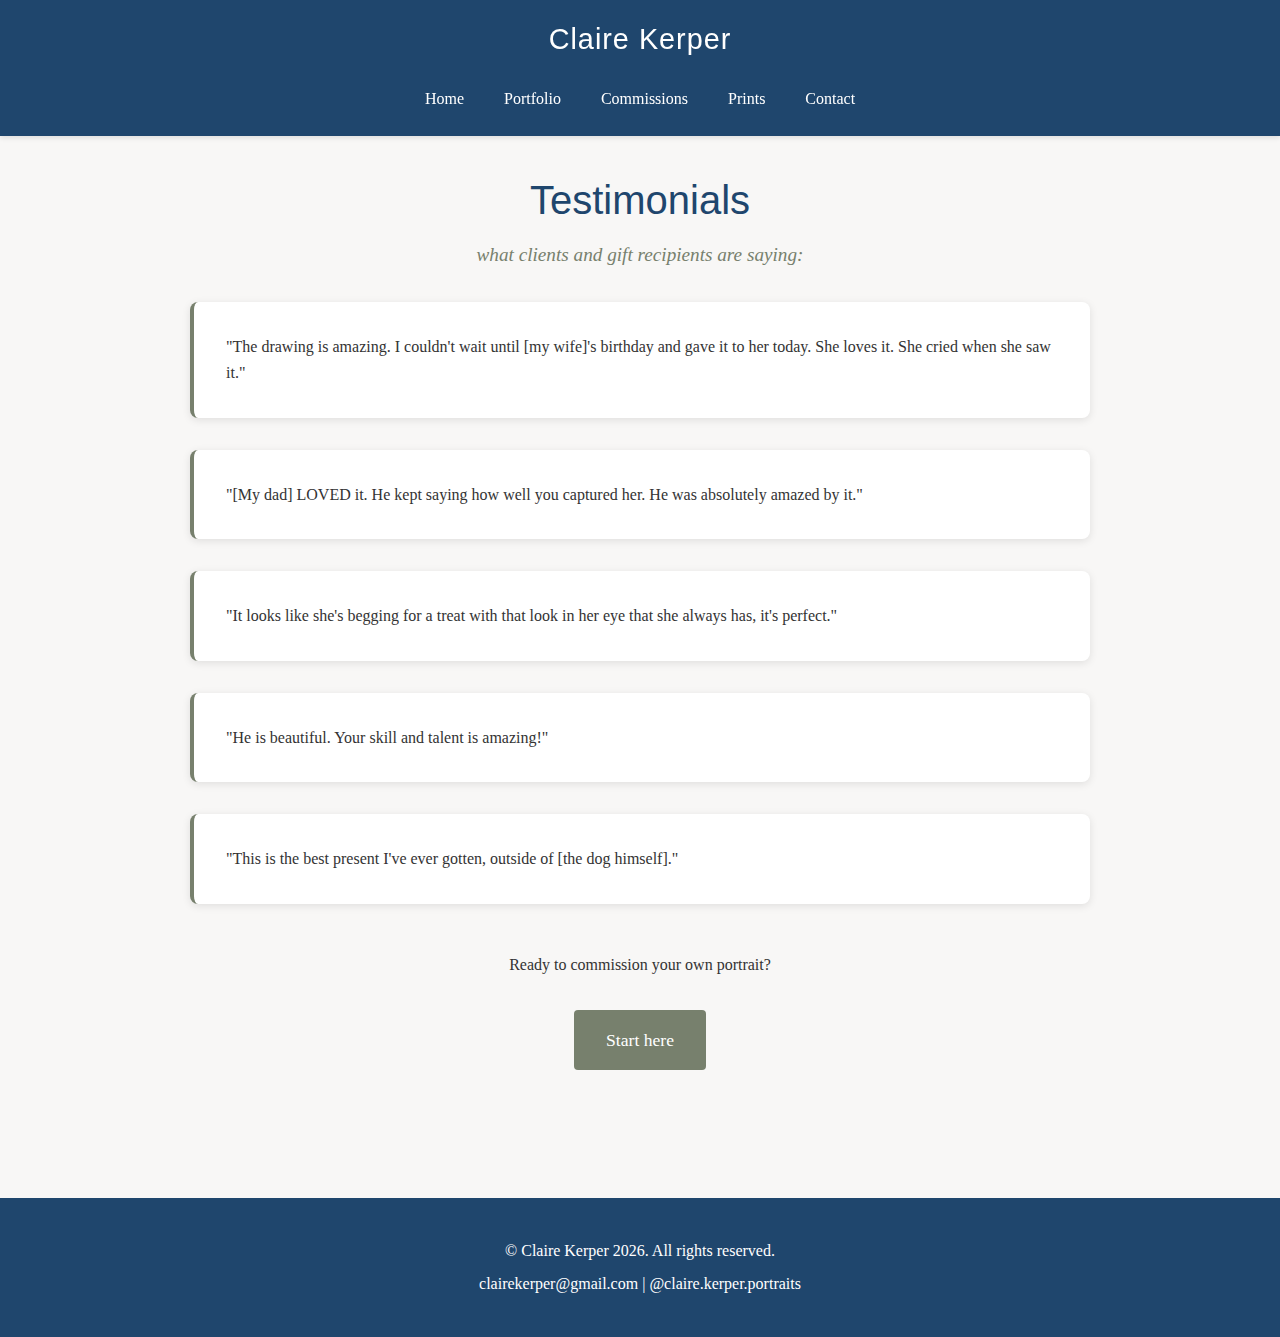
<file: testimonials.html>
<!DOCTYPE html>
<html lang="en">
<head>
    <meta charset="UTF-8">
    <meta name="viewport" content="width=device-width, initial-scale=1.0">
    <title>Testimonials - Claire Kerper</title>
    <meta name="description" content="See what clients and gift recipients are saying about Claire Kerper's custom pet portraits.">
    <link rel="icon" type="image/png" sizes="32x32" href="/favicon-32x32.png">
    <link rel="icon" type="image/png" sizes="192x192" href="/favicon-192x192.png">
    <link rel="icon" type="image/png" sizes="512x512" href="/favicon-512x512.png">
    <link rel="stylesheet" href="css/styles.css">
</head>
<body>
    <header>
        <h1 class="site-title"><a href="index.html">Claire Kerper</a></h1>
        <nav>
            <ul>
                <li><a href="index.html">Home</a></li>
                <li><a href="drawings.html">Portfolio</a></li>
                <li><a href="commissions.html">Commissions</a></li>
                <li><a href="prints.html">Prints</a></li>
                <li><a href="contact.html">Contact</a></li>
            </ul>
        </nav>
    </header>

    <main>
        <div class="container">
            <div class="content">
                <h1>Testimonials</h1>
                <p class="tagline">what clients and gift recipients are saying:</p>

                <div class="testimonials-grid">
                    <blockquote class="testimonial">
                        <p>"The drawing is amazing. I couldn't wait until [my wife]'s birthday and gave it to her today. She loves it. She cried when she saw it."</p>
                    </blockquote>

                    <blockquote class="testimonial">
                        <p>"[My dad] LOVED it. He kept saying how well you captured her. He was absolutely amazed by it."</p>
                    </blockquote>

                    <blockquote class="testimonial">
                        <p>"It looks like she's begging for a treat with that look in her eye that she always has, it's perfect."</p>
                    </blockquote>

                    <blockquote class="testimonial">
                        <p>"He is beautiful. Your skill and talent is amazing!"</p>
                    </blockquote>

                    <blockquote class="testimonial">
                        <p>"This is the best present I've ever gotten, outside of [the dog himself]."</p>
                    </blockquote>
                </div>

                <div style="text-align: center; margin-top: 3rem;">
                    <p style="margin-bottom: 2rem;">Ready to commission your own portrait?</p>
                    <div class="cta-container">
                        <a href="commissions.html" class="btn">Start here</a>
                    </div>
                </div>
            </div>
        </div>
    </main>

    <footer>
        <p>&copy; Claire Kerper <span id="current-year">2026</span>. All rights reserved.</p>
        <p>
            <a href="mailto:clairekerper@gmail.com">clairekerper@gmail.com</a> |
            <a href="https://instagram.com/claire.kerper.portraits" target="_blank" rel="noopener">@claire.kerper.portraits</a>
        </p>
    </footer>
    <script>
        document.getElementById('current-year').textContent = new Date().getFullYear();
    </script>
</body>
</html>
</file>
<file: css/styles.css>
/* Claire Kerper Pet Portraits - Main Stylesheet */

/* Reset and Base Styles */
* {
    margin: 0;
    padding: 0;
    box-sizing: border-box;
}

:root {
    --primary-color: #1F466D;
    --secondary-color: #77806D;
    --accent-color: #BCC6B1;
    --forest-green: #434A39;
    --text-color: #333;
    --light-gray: #EBE8E5;
    --lighter-gray: #F1F0ED;
    --lightest-gray: #F8F7F6;
    --border-color: #ddd;
    --white: #ffffff;
}

body {
    font-family: 'Georgia', 'Times New Roman', serif;
    line-height: 1.6;
    color: var(--text-color);
    background-color: var(--lightest-gray);
}

/* Dark background for portfolio page only */
body.portfolio-page {
    background-color: var(--light-gray);
}

/* Typography */
h1, h2, h3, h4 {
    font-family: 'Helvetica Neue', Arial, sans-serif;
    color: var(--primary-color);
    margin-bottom: 1rem;
}

h1 {
    font-size: 2.5rem;
    font-weight: 300;
    text-align: center;
    margin-bottom: 0.5rem;
}

h2 {
    font-size: 2rem;
    font-weight: 300;
    margin-top: 2rem;
}

h3 {
    font-size: 1.5rem;
    font-weight: 400;
    margin-top: 1.5rem;
}

.tagline {
    text-align: center;
    font-size: 1.2rem;
    font-style: italic;
    color: var(--secondary-color);
    margin-bottom: 2rem;
}

/* Links */
a {
    color: var(--primary-color);
    text-decoration: underline;
}

a:hover {
    text-decoration: none;
}

/* Header and Navigation */
header {
    background-color: var(--primary-color);
    padding: 1rem 0;
    box-shadow: 0 2px 5px rgba(0,0,0,0.1);
    position: sticky;
    top: 0;
    z-index: 100;
}

.site-title {
    text-align: center;
    color: var(--white);
    font-size: 1.8rem;
    font-weight: 300;
    margin-bottom: 1rem;
    letter-spacing: 1px;
}

.site-title a {
    color: var(--white);
    text-decoration: none;
}

.site-title a:hover {
    opacity: 0.9;
}

nav {
    max-width: 1200px;
    margin: 0 auto;
}

nav ul {
    list-style: none;
    display: flex;
    justify-content: center;
    flex-wrap: wrap;
    gap: 0.5rem;
}

nav li {
    position: relative;
}

nav a {
    color: var(--white);
    text-decoration: none;
    padding: 0.5rem 1rem;
    display: block;
    transition: background-color 0.3s ease;
    border-radius: 4px;
}

nav a:hover {
    background-color: rgba(255, 255, 255, 0.1);
}

nav a.active {
    background-color: var(--secondary-color);
}

/* Dropdown Menu */
.dropdown {
    position: relative;
}

.dropdown-content {
    display: none;
    position: absolute;
    background-color: var(--primary-color);
    min-width: 200px;
    box-shadow: 0 8px 16px rgba(0,0,0,0.2);
    border-radius: 4px;
    top: 100%;
    left: 0;
}

.dropdown:hover .dropdown-content {
    display: block;
}

.dropdown-content a {
    padding: 0.75rem 1rem;
    border-radius: 0;
}

.dropdown-content a:hover {
    background-color: rgba(255, 255, 255, 0.15);
}

/* Main Content Container */
.container {
    max-width: 1200px;
    margin: 0 auto;
    padding: 2rem 1rem;
}

.content {
    max-width: 900px;
    margin: 0 auto;
}

/* Home Page Styles */
.hero {
    text-align: center;
    padding: 3rem 1rem;
    background-color: var(--light-gray);
    margin-bottom: 2rem;
    border-radius: 8px;
}

.main-links {
    display: flex;
    flex-wrap: wrap;
    gap: 2rem;
    margin: 3rem 0;
    justify-content: center;
}

.link-card {
    display: block;
    background-color: var(--white);
    padding: 2rem;
    text-align: center;
    border: 2px solid var(--border-color);
    border-radius: 8px;
    transition: transform 0.3s ease, box-shadow 0.3s ease;
    text-decoration: none;
    color: inherit;
    cursor: pointer;
    flex: 0 1 300px;
}

.link-card:hover {
    transform: translateY(-5px);
    box-shadow: 0 5px 15px rgba(0,0,0,0.1);
}

.link-card h2 {
    color: var(--secondary-color);
    font-size: 1.3rem;
    font-weight: 500;
    margin: 0 0 1rem 0;
}

.link-card p {
    color: var(--text-color);
    margin: 0;
}

/* Portfolio Grid - Masonry Style */
.portfolio-grid {
    column-count: 2;
    column-gap: 2rem;
    margin: 2rem 0;
}

/* Use regular grid for small collections (like human portraits) */
.portfolio-grid.small-collection {
    display: grid;
    grid-template-columns: repeat(2, 1fr);
    column-count: unset;
}

.portfolio-item {
    background-color: var(--white);
    border: 1px solid var(--border-color);
    border-radius: 8px;
    padding: 1.5rem;
    display: inline-block;
    width: 100%;
    margin-bottom: 2rem;
    break-inside: avoid;
}

.portfolio-item h3 {
    margin-top: 1rem;
    color: var(--secondary-color);
    font-size: 1.3rem;
}

.portfolio-item .details {
    color: #666;
    font-size: 0.95rem;
    margin: 0.5rem 0;
}

/* Portfolio Images - Stacked with portrait featured */
.portfolio-images {
    display: flex;
    flex-direction: column;
    gap: 1rem;
    margin-bottom: 1rem;
}

/* Force column break for manual column control */
.portfolio-item.start-new-column {
    break-before: column;
}

.portfolio-images .portrait-image {
    width: 100%;
}

.portfolio-images .pet-photo {
    width: 100%;
}

.portfolio-images img {
    width: 100%;
    height: auto;
    border-radius: 4px;
    display: block;
}

.portfolio-item > img {
    width: 100%;
    height: auto;
    border-radius: 4px;
    margin-bottom: 1rem;
    display: block;
}

.portfolio-item .image-placeholder {
    width: 100%;
    height: 200px;
    background-color: var(--light-gray);
    border-radius: 4px;
    display: flex;
    align-items: center;
    justify-content: center;
    color: #999;
    font-style: italic;
    font-size: 0.9rem;
    text-align: center;
    padding: 0.5rem;
}

/* Awards Section */
.awards {
    background-color: var(--light-gray);
    padding: 2rem;
    border-radius: 8px;
    margin: 2rem 0;
}

.awards h3 {
    margin-top: 0;
}

.awards ul {
    list-style: none;
    padding-left: 1rem;
}

.awards li {
    margin: 0.5rem 0;
    padding-left: 1.5rem;
    position: relative;
}

.awards li:before {
    content: "★";
    position: absolute;
    left: 0;
    color: var(--accent-color);
}

/* Pricing Section (Prints Page) */
.pricing-section {
    display: flex;
    gap: 3rem;
    margin: 2rem 0;
    align-items: center;
}

.pricing-description {
    flex: 1;
}

.pricing-table {
    max-width: 250px;
    flex-shrink: 0;
}

/* Pricing Table */
.pricing-table {
    width: 100%;
    border-collapse: collapse;
    margin: 2rem 0;
    background-color: var(--white);
    box-shadow: 0 2px 8px rgba(0,0,0,0.1);
}

/* Commissions pricing table - wider to accommodate more columns */
.commissions-pricing-table {
    max-width: 100%;
}

.pricing-table th,
.pricing-table td {
    padding: 0.5rem 1rem;
    text-align: center;
    border-bottom: 1px solid var(--border-color);
}

.pricing-table th {
    background-color: var(--primary-color);
    color: var(--white);
    font-weight: 500;
}

.pricing-table tr:hover {
    background-color: var(--light-gray);
}

/* Step-by-Step Process */
.process-step {
    margin: 2rem 0;
    padding: 1.5rem;
    background-color: var(--light-gray);
    border-left: 4px solid var(--accent-color);
    border-radius: 4px;
}

.process-step h3 {
    margin-top: 0;
    color: var(--forest-green);
}

.process-step ul {
    margin: 1rem 0;
    padding-left: 2rem;
}

.process-step li {
    margin: 0.5rem 0;
}

/* Note/Alert Boxes */
.note {
    background-color: #fff3cd;
    border-left: 4px solid #ffc107;
    padding: 1rem;
    margin: 1rem 0;
    border-radius: 4px;
}

/* Call-to-Action Buttons */
.cta-container {
    display: flex;
    gap: 1rem;
    margin: 2rem 0;
    flex-wrap: wrap;
    justify-content: center;
}

.btn {
    display: inline-block;
    padding: 1rem 2rem;
    background-color: var(--secondary-color);
    color: var(--white);
    text-decoration: none;
    border-radius: 4px;
    transition: background-color 0.3s ease, transform 0.2s ease;
    font-size: 1.1rem;
    text-align: center;
}

.btn:hover {
    background-color: var(--forest-green);
    transform: translateY(-2px);
}

.btn-secondary {
    background-color: var(--secondary-color);
}

.btn-secondary:hover {
    background-color: var(--forest-green);
}

/* Events List */
.event {
    background-color: var(--white);
    border: 1px solid var(--border-color);
    border-radius: 8px;
    padding: 1.5rem;
    margin: 1.5rem 0;
}

.event h3 {
    margin-top: 0;
    color: var(--secondary-color);
}

.event-details {
    margin: 0.5rem 0;
    color: #666;
}

.event-details strong {
    color: var(--primary-color);
}

/* Contact Page */
.contact-info {
    display: flex;
    flex-wrap: wrap;
    gap: 2rem;
    margin: 3rem 0;
    justify-content: center;
}

/* Testimonials Page */
.testimonials-grid {
    /* Two-column layout - commented out for single column */
    /* display: grid; */
    /* grid-template-columns: repeat(auto-fit, minmax(300px, 1fr)); */
    /* gap: 2rem; */

    /* Single column layout */
    display: flex;
    flex-direction: column;
    gap: 2rem;
    margin: 2rem 0;
}

.testimonial {
    background-color: var(--white);
    border-left: 4px solid var(--secondary-color);
    padding: 2rem;
    margin: 0;
    border-radius: 8px;
    box-shadow: 0 2px 8px rgba(0,0,0,0.1);
    font-style: normal;
    color: var(--text-color);
}

.testimonial p {
    margin: 0.5rem 0;
}

.testimonial p:first-child {
    margin-top: 0;
}

.testimonial p:last-child {
    margin-bottom: 0;
}

/* Footer */
footer {
    background-color: var(--primary-color);
    color: var(--white);
    text-align: center;
    padding: 2rem 1rem;
    margin-top: 4rem;
}

footer p {
    margin: 0.5rem 0;
}

footer a {
    color: var(--white);
    text-decoration: none;
}

footer a:hover {
    text-decoration: underline;
}

/* Responsive Design */
@media (max-width: 768px) {
    h1 {
        font-size: 2rem;
    }

    h2 {
        font-size: 1.6rem;
    }

    .site-title {
        font-size: 1.4rem;
    }

    nav ul {
        gap: 0.25rem;
    }

    nav a {
        font-size: 0.9rem;
        padding: 0.5rem 0.75rem;
    }

    .portfolio-grid {
        column-count: 1;
    }

    .portfolio-grid.small-collection {
        grid-template-columns: 1fr;
    }

    .dropdown-content {
        position: static;
        box-shadow: none;
        margin-left: 1rem;
    }

    .dropdown:hover .dropdown-content {
        display: none;
    }

    .dropdown.active .dropdown-content {
        display: block;
    }

    .pricing-section {
        flex-direction: column;
        align-items: center;
    }

    .pricing-table {
        font-size: 0.9rem;
        max-width: 250px;
        margin: 1rem auto 2rem;
    }

    .pricing-table th,
    .pricing-table td {
        padding: 0.5rem;
    }

    .pricing-description {
        text-align: left;
        width: 100%;
    }

    .cta-container {
        flex-direction: column;
    }

    .btn {
        width: 100%;
    }
}

@media (max-width: 480px) {
    .container {
        padding: 1rem 0.5rem;
    }

    h1 {
        font-size: 1.6rem;
    }

    nav a {
        font-size: 0.8rem;
        padding: 0.4rem 0.6rem;
    }

    .commissions-pricing-table {
        font-size: 0.85rem;
    }

    .commissions-pricing-table th,
    .commissions-pricing-table td {
        padding: 0.4rem 0.5rem;
    }
}

/* Landscape mode on mobile - hide header title to save vertical space */
@media (max-height: 500px) {
    .site-title {
        display: none;
    }

    header {
        padding: 0.5rem 0;
    }
}
</file>
